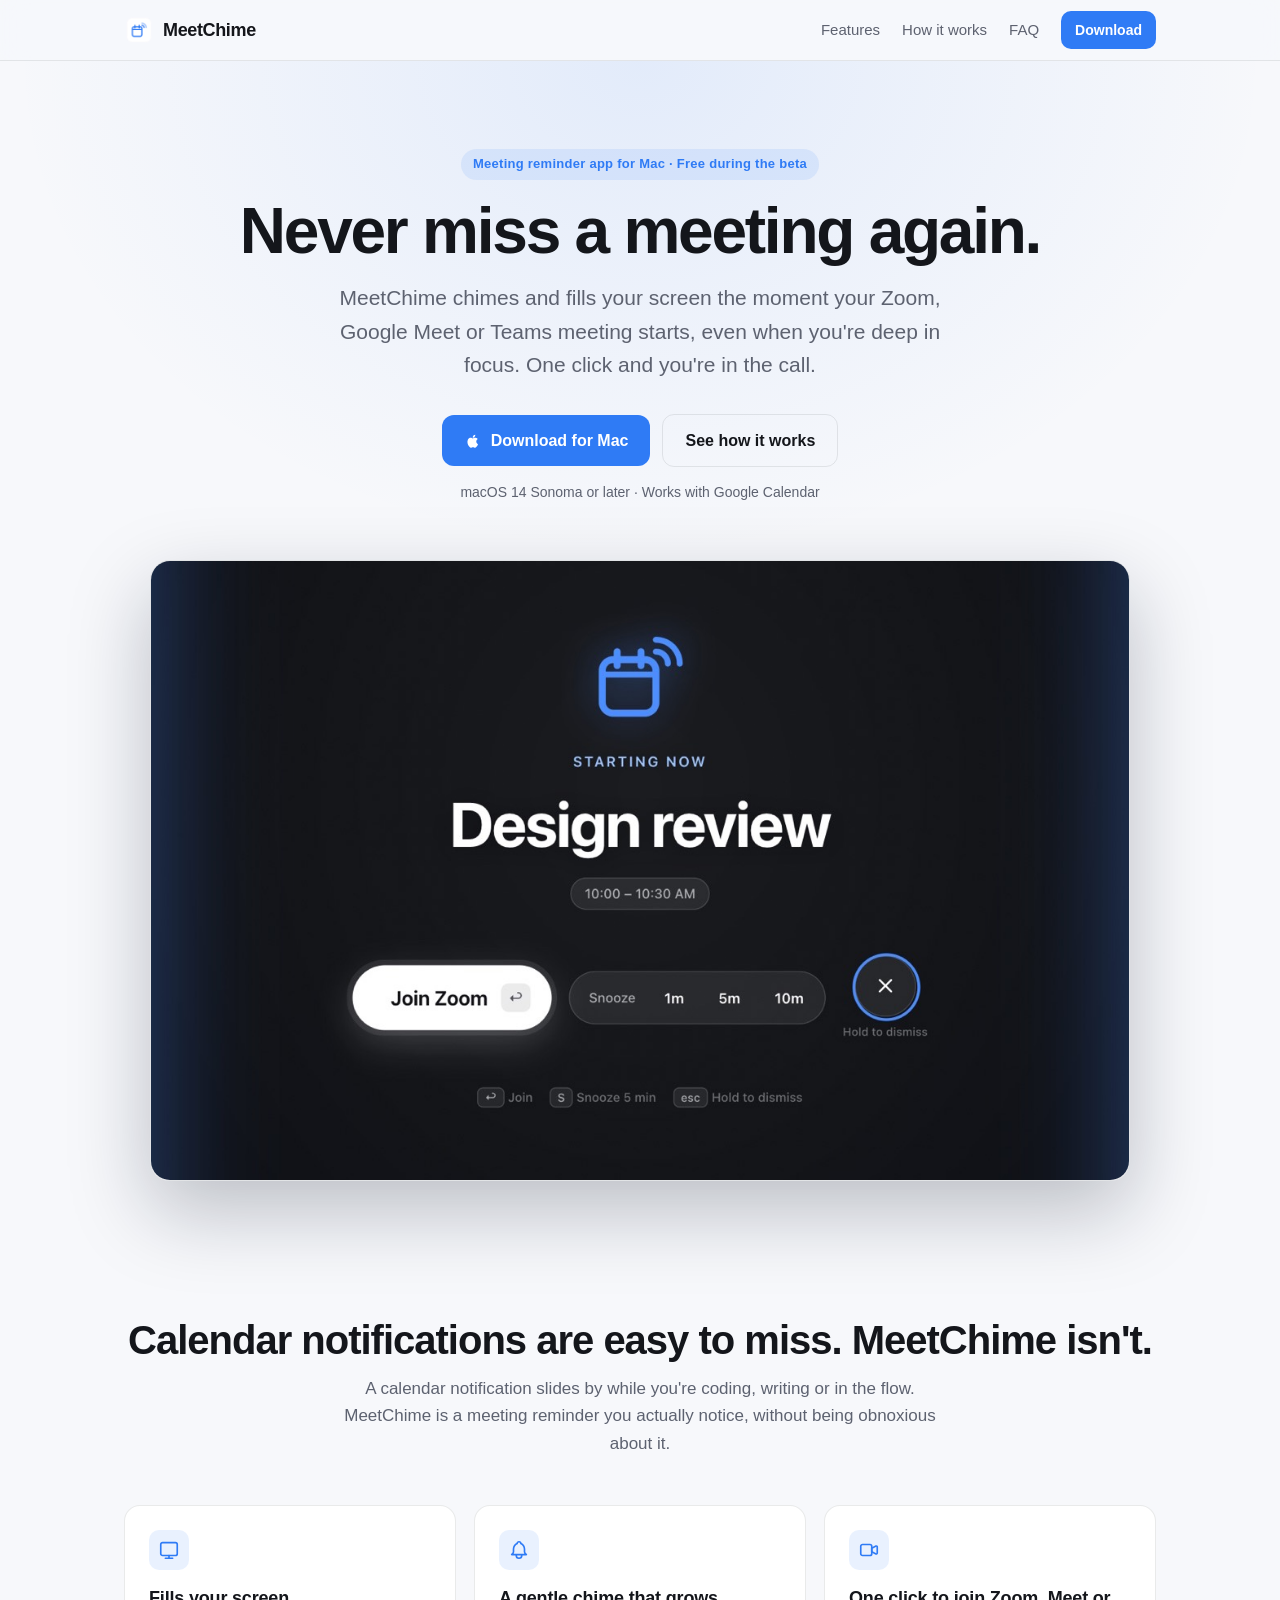
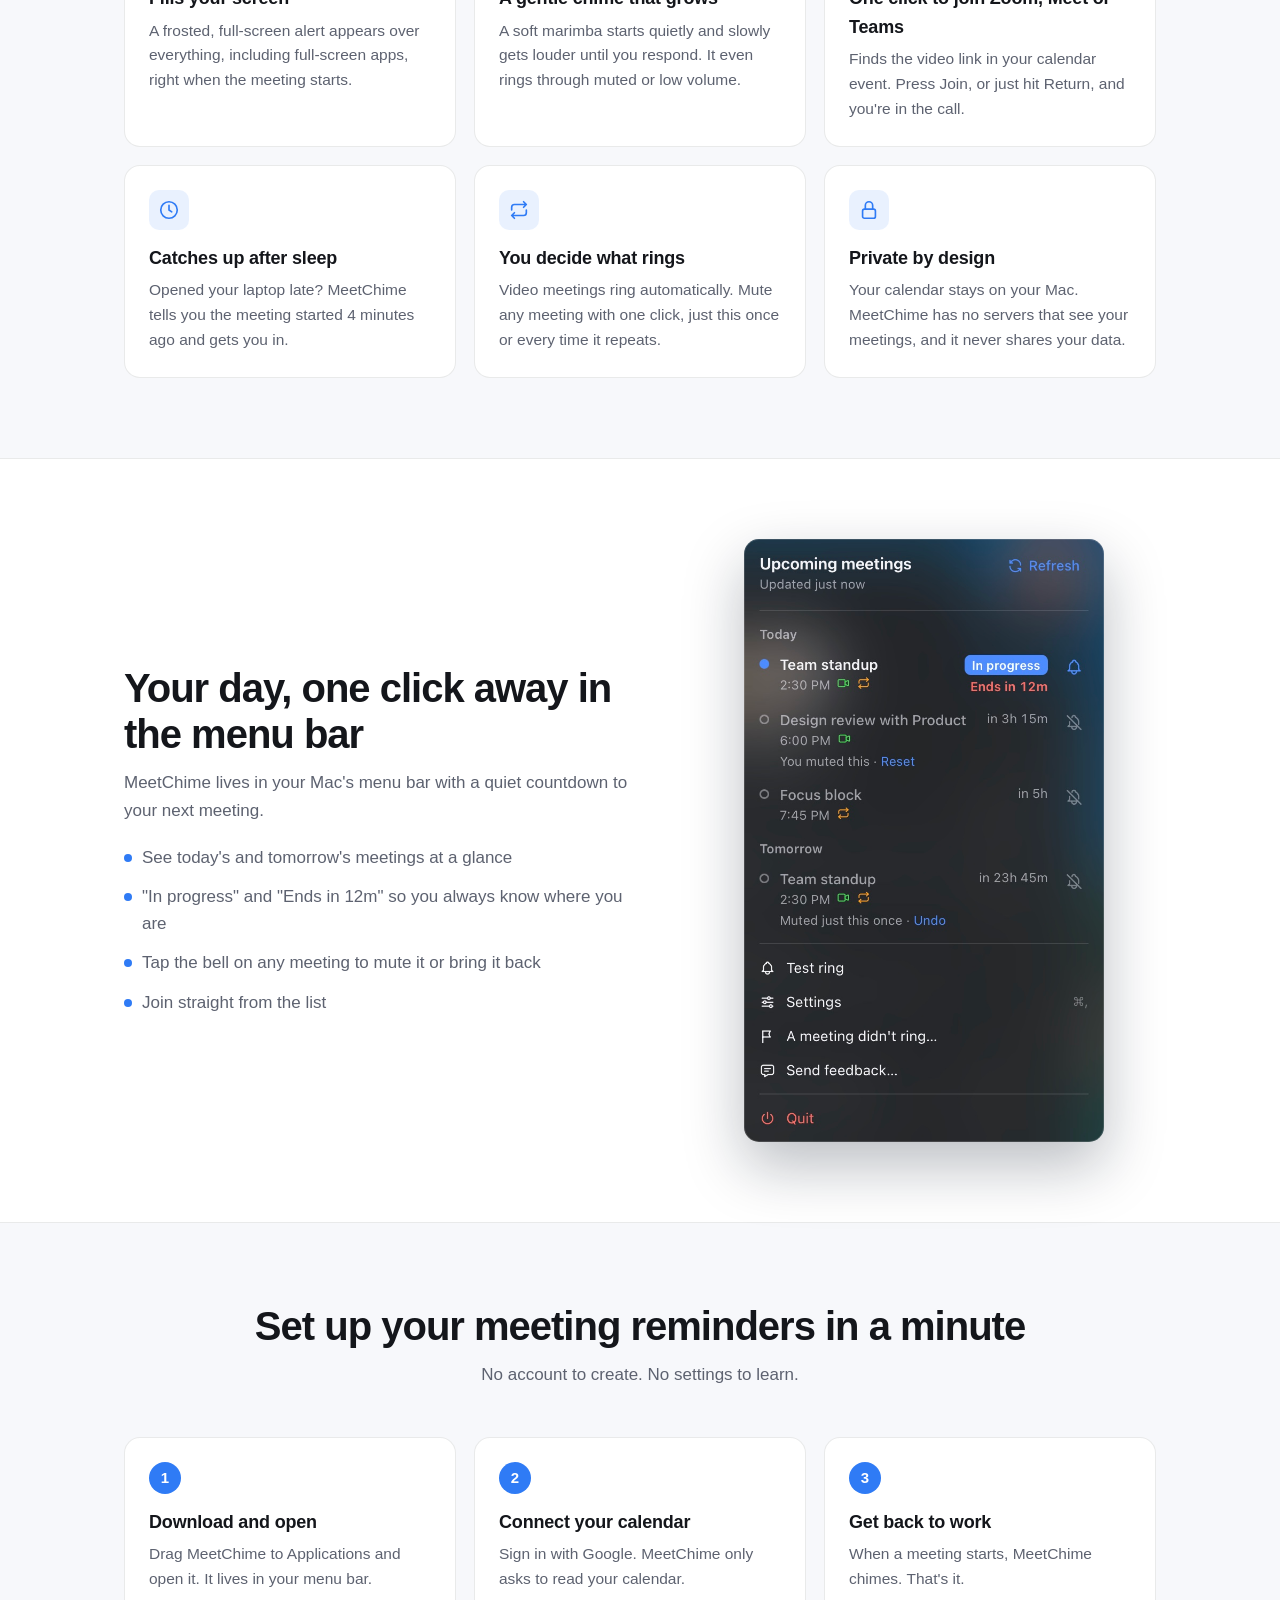
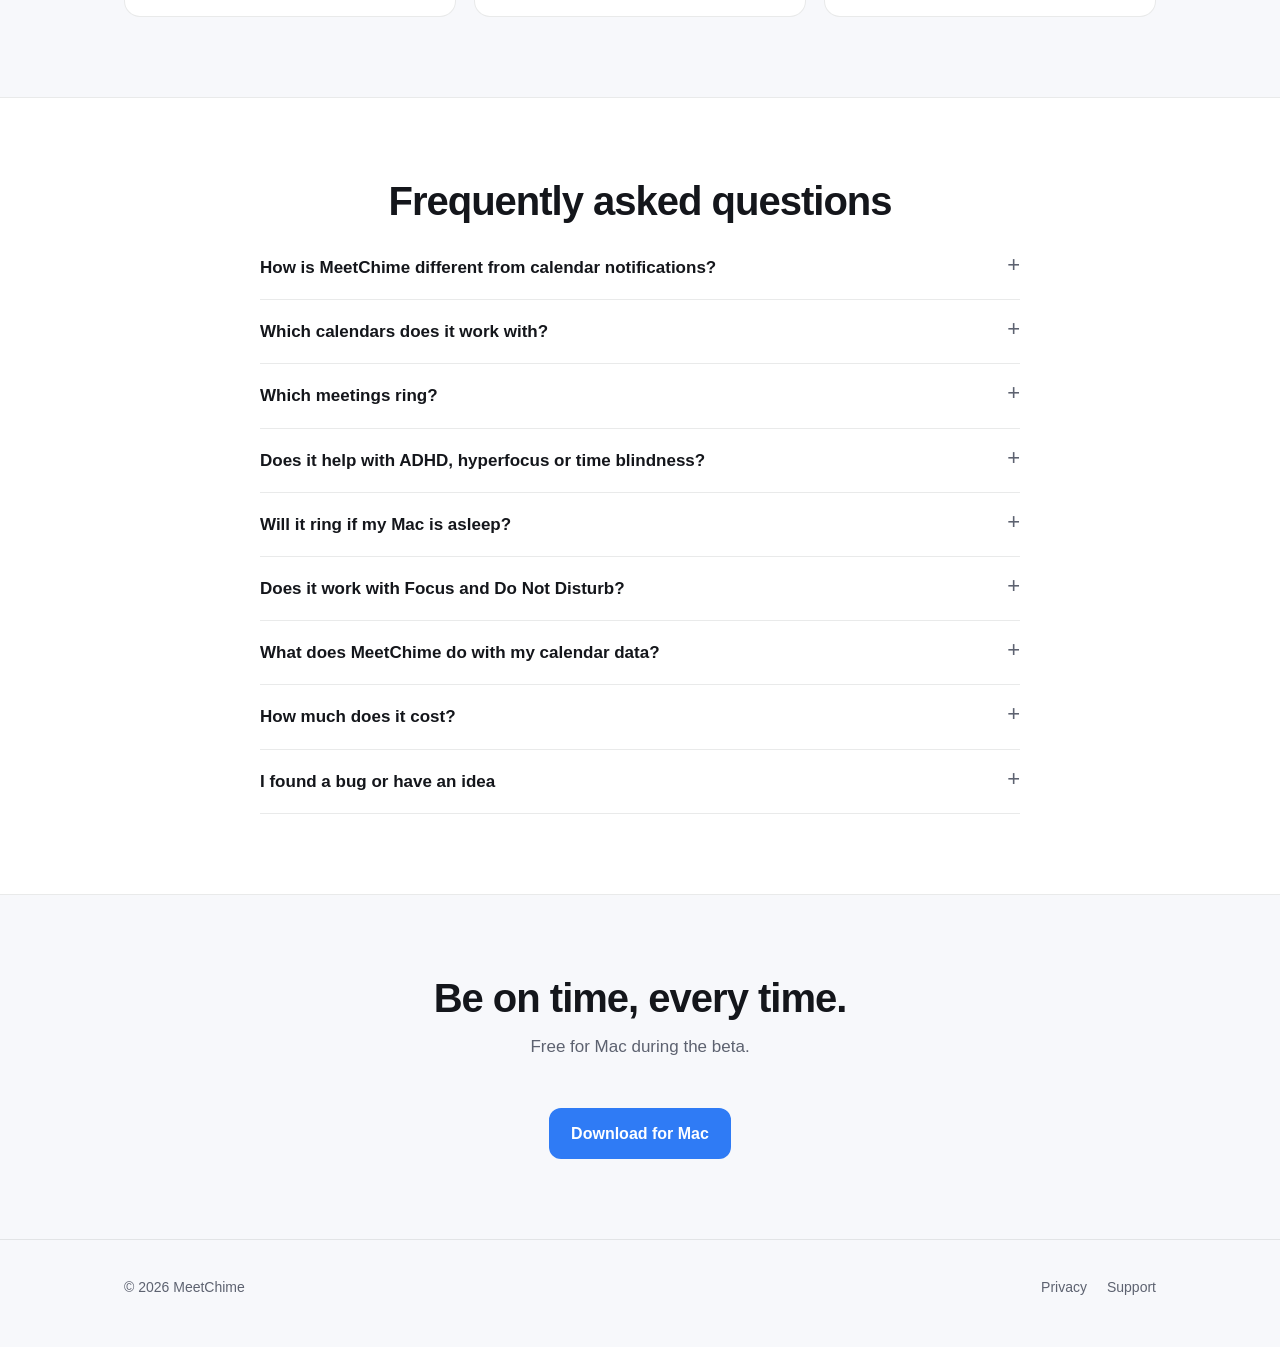
<file: index.html>
<!doctype html>
<html lang="en">
<head>
<meta charset="utf-8">
<meta name="viewport" content="width=device-width, initial-scale=1">
<title>MeetChime: the meeting reminder app for Mac you can't miss</title>
<meta name="description" content="Meeting reminder app for Mac: a chime and a full-screen alert when your Zoom, Google Meet or Teams meeting starts, with one-click Join. Free during the beta.">
<link rel="canonical" href="https://meetchime.app/">
<meta property="og:type" content="website">
<meta property="og:site_name" content="MeetChime">
<meta property="og:title" content="MeetChime: the meeting reminder app for Mac you can't miss">
<meta property="og:description" content="A meeting reminder for Mac you can't miss: a gentle chime and a full-screen alert when your meeting starts, with one click to join.">
<meta property="og:url" content="https://meetchime.app/">
<meta property="og:image" content="https://meetchime.app/assets/og-image.jpg">
<meta property="og:image:width" content="1200">
<meta property="og:image:height" content="630">
<meta property="og:image:alt" content="MeetChime's full-screen meeting alert with Join, Snooze and Dismiss buttons">
<meta name="twitter:card" content="summary_large_image">
<meta name="twitter:title" content="MeetChime: the meeting reminder app for Mac you can't miss">
<meta name="twitter:description" content="A meeting reminder for Mac you can't miss: a gentle chime and a full-screen alert when your meeting starts, with one click to join.">
<meta name="twitter:image" content="https://meetchime.app/assets/og-image.jpg">
<meta name="theme-color" content="#2f7bf5">
<link rel="icon" href="/assets/favicon.png">
<link rel="apple-touch-icon" href="/assets/apple-touch-icon.png">
<script type="application/ld+json">
{
  "@context": "https://schema.org",
  "@type": "SoftwareApplication",
  "name": "MeetChime",
  "description": "Meeting reminder app for Mac: a chime and a full-screen alert when your Zoom, Google Meet or Teams meeting starts, with one-click Join. Free during the beta.",
  "url": "https://meetchime.app/",
  "image": "https://meetchime.app/assets/og-image.jpg",
  "screenshot": "https://meetchime.app/assets/ring-screen.jpg",
  "applicationCategory": "BusinessApplication",
  "applicationSubCategory": "Meeting reminder",
  "operatingSystem": "macOS 14 or later",
  "softwareVersion": "0.1.0",
  "downloadUrl": "https://github.com/hhussain119/meetchime-site/releases/latest/download/MeetChime.dmg",
  "fileSize": "12.5MB",
  "offers": { "@type": "Offer", "price": "0", "priceCurrency": "USD" },
  "publisher": { "@type": "Organization", "name": "MeetChime", "url": "https://meetchime.app/", "email": "support@meetchime.app" }
}
</script>
<link rel="stylesheet" href="/style.css">
</head>
<body>
<header class="top">
  <div class="wrap">
    <a class="logo" href="/"><img src="/assets/app-icon.png" alt="">MeetChime</a>
    <nav class="nav">
      <a href="#features">Features</a>
      <a href="#how">How it works</a>
      <a href="#faq">FAQ</a>
      <a class="btn small download" href="#download">Download</a>
    </nav>
  </div>
</header>

<main>
  <div class="hero">
    <div class="wrap">
      <span class="eyebrow">Meeting reminder app for Mac · Free during the beta</span>
      <h1>Never miss a meeting again.</h1>
      <p class="lead">MeetChime chimes and fills your screen the moment your Zoom, Google Meet or Teams meeting starts, even when you're deep in focus. One click and you're in the call.</p>
      <div class="cta" id="download">
        <a class="btn download" href="#">
          <svg viewBox="0 0 24 24" fill="currentColor" aria-hidden="true"><path d="M16.37 12.76c-.02-2.2 1.8-3.26 1.88-3.31-1.03-1.5-2.62-1.7-3.18-1.73-1.35-.14-2.64.8-3.33.8-.69 0-1.74-.78-2.86-.76-1.47.02-2.83.86-3.59 2.17-1.53 2.66-.39 6.6 1.1 8.76.73 1.06 1.6 2.24 2.73 2.2 1.1-.04 1.51-.71 2.84-.71 1.32 0 1.7.71 2.86.69 1.18-.02 1.93-1.07 2.65-2.13.84-1.22 1.18-2.41 1.2-2.47-.03-.01-2.3-.88-2.32-3.51zM14.2 6.29c.6-.73 1.01-1.75.9-2.77-.87.04-1.92.58-2.54 1.31-.56.64-1.05 1.68-.92 2.67.97.08 1.96-.49 2.56-1.21z"/></svg>
          <span>Download for Mac</span>
        </a>
        <a class="btn ghost" href="#how">See how it works</a>
      </div>
      <p class="fine" id="download-note">macOS 14 Sonoma or later · Works with Google Calendar</p>
      <div class="shot"><img src="/assets/ring-screen.jpg" alt="MeetChime's full-screen alert: a blue frosted screen saying 'Starting now: Design review', with Join Zoom, Snooze and Dismiss buttons" width="1200" height="760"></div>
    </div>
  </div>

  <section id="features">
    <div class="wrap">
      <h2>Calendar notifications are easy to miss. MeetChime isn't.</h2>
      <p class="sub">A calendar notification slides by while you're coding, writing or in the flow. MeetChime is a meeting reminder you actually notice, without being obnoxious about it.</p>
      <div class="grid">
        <div class="card">
          <div class="icon"><svg viewBox="0 0 24 24" fill="none" stroke="currentColor" stroke-width="1.8" stroke-linecap="round" stroke-linejoin="round"><rect x="3" y="4" width="18" height="14" rx="2"/><path d="M8 21h8M12 18v3"/></svg></div>
          <h3>Fills your screen</h3>
          <p>A frosted, full-screen alert appears over everything, including full-screen apps, right when the meeting starts.</p>
        </div>
        <div class="card">
          <div class="icon"><svg viewBox="0 0 24 24" fill="none" stroke="currentColor" stroke-width="1.8" stroke-linecap="round" stroke-linejoin="round"><path d="M10 5a2 2 0 1 1 4 0a7 7 0 0 1 4 6v3a4 4 0 0 0 2 3H4a4 4 0 0 0 2-3v-3a7 7 0 0 1 4-6M9 17v1a3 3 0 0 0 6 0v-1"/></svg></div>
          <h3>A gentle chime that grows</h3>
          <p>A soft marimba starts quietly and slowly gets louder until you respond. It even rings through muted or low volume.</p>
        </div>
        <div class="card">
          <div class="icon"><svg viewBox="0 0 24 24" fill="none" stroke="currentColor" stroke-width="1.8" stroke-linecap="round" stroke-linejoin="round"><path d="M15 10l4.6-2.3a1 1 0 0 1 1.4.9v6.8a1 1 0 0 1-1.4.9L15 14z"/><rect x="3" y="6" width="12" height="12" rx="2"/></svg></div>
          <h3>One click to join Zoom, Meet or Teams</h3>
          <p>Finds the video link in your calendar event. Press Join, or just hit Return, and you're in the call.</p>
        </div>
        <div class="card">
          <div class="icon"><svg viewBox="0 0 24 24" fill="none" stroke="currentColor" stroke-width="1.8" stroke-linecap="round" stroke-linejoin="round"><circle cx="12" cy="12" r="9"/><path d="M12 7v5l3 2"/></svg></div>
          <h3>Catches up after sleep</h3>
          <p>Opened your laptop late? MeetChime tells you the meeting started 4 minutes ago and gets you in.</p>
        </div>
        <div class="card">
          <div class="icon"><svg viewBox="0 0 24 24" fill="none" stroke="currentColor" stroke-width="1.8" stroke-linecap="round" stroke-linejoin="round"><path d="M4 12V9a3 3 0 0 1 3-3h13m-3-3 3 3-3 3M20 12v3a3 3 0 0 1-3 3H4m3 3-3-3 3-3"/></svg></div>
          <h3>You decide what rings</h3>
          <p>Video meetings ring automatically. Mute any meeting with one click, just this once or every time it repeats.</p>
        </div>
        <div class="card">
          <div class="icon"><svg viewBox="0 0 24 24" fill="none" stroke="currentColor" stroke-width="1.8" stroke-linecap="round" stroke-linejoin="round"><rect x="5" y="11" width="14" height="10" rx="2"/><path d="M8 11V7a4 4 0 0 1 8 0v4"/></svg></div>
          <h3>Private by design</h3>
          <p>Your calendar stays on your Mac. MeetChime has no servers that see your meetings, and it never shares your data.</p>
        </div>
      </div>
    </div>
  </section>

  <section class="alt">
    <div class="wrap split">
      <div>
        <h2>Your day, one click away in the menu bar</h2>
        <p class="sub">MeetChime lives in your Mac's menu bar with a quiet countdown to your next meeting.</p>
        <ul>
          <li>See today's and tomorrow's meetings at a glance</li>
          <li>"In progress" and "Ends in 12m" so you always know where you are</li>
          <li>Tap the bell on any meeting to mute it or bring it back</li>
          <li>Join straight from the list</li>
        </ul>
      </div>
      <div class="panel-shot"><img src="/assets/menu-panel.jpg" loading="lazy" alt="The MeetChime menu bar panel listing upcoming meetings with countdowns and bell toggles" width="674" height="1130"></div>
    </div>
  </section>

  <section id="how">
    <div class="wrap">
      <h2>Set up your meeting reminders in a minute</h2>
      <p class="sub">No account to create. No settings to learn.</p>
      <div class="steps">
        <div class="card"><h3>Download and open</h3><p>Drag MeetChime to Applications and open it. It lives in your menu bar.</p></div>
        <div class="card"><h3>Connect your calendar</h3><p>Sign in with Google. MeetChime only asks to read your calendar.</p></div>
        <div class="card"><h3>Get back to work</h3><p>When a meeting starts, MeetChime chimes. That's it.</p></div>
      </div>
    </div>
  </section>

  <section id="faq" class="alt">
    <div class="wrap">
      <h2>Frequently asked questions</h2>
      <div class="faq">
        <details><summary>How is MeetChime different from calendar notifications?</summary><p>Google Calendar and macOS show a small banner that disappears in seconds and is silenced by Focus. MeetChime shows a full-screen alert with a chime that grows until you respond, and a button that joins the call directly.</p></details>
        <details><summary>Which calendars does it work with?</summary><p>Google Calendar today, including Google Workspace accounts. Outlook and iCloud are on the roadmap.</p></details>
        <details><summary>Which meetings ring?</summary><p>By default, meetings with a video link and at least one other person, that you haven't declined. You can turn any meeting on or off with one click, for a single occurrence or every time it repeats.</p></details>
        <details><summary>Does it help with ADHD, hyperfocus or time blindness?</summary><p>Many people miss meetings because they're deep in focus and a small notification doesn't register. MeetChime was built for exactly that moment: the full-screen alert interrupts your focus right when the meeting starts, so you don't have to keep an eye on the clock.</p></details>
        <details><summary>Will it ring if my Mac is asleep?</summary><p>A sleeping Mac can't ring. As soon as you wake it, MeetChime shows any meeting that's already started so you can jump straight in. A phone fallback for when your laptop is closed is on the roadmap.</p></details>
        <details><summary>Does it work with Focus and Do Not Disturb?</summary><p>Yes. Focus silences notifications, but MeetChime's alert is its own full-screen window, so it still gets through.</p></details>
        <details><summary>What does MeetChime do with my calendar data?</summary><p>It reads your events to know when to ring, and keeps them on your Mac. Nothing is sent to us. See the <a href="/privacy">privacy policy</a> for details.</p></details>
        <details><summary>How much does it cost?</summary><p>MeetChime is free during the beta.</p></details>
        <details><summary>I found a bug or have an idea</summary><p>Use "Send feedback" in the MeetChime menu, or email <a href="mailto:support@meetchime.app">support@meetchime.app</a>.</p></details>
      </div>
    </div>
  </section>

  <section class="final">
    <div class="wrap">
      <h2>Be on time, every time.</h2>
      <p class="sub">Free for Mac during the beta.</p>
      <div class="cta">
        <a class="btn download" href="#"><span>Download for Mac</span></a>
      </div>
    </div>
  </section>
</main>

<footer>
  <div class="wrap">
    <span>© 2026 MeetChime</span>
    <nav>
      <a href="/privacy">Privacy</a>
      <a href="mailto:support@meetchime.app">Support</a>
    </nav>
  </div>
</footer>

<script>
  // Until the first signed release exists, the download buttons ask people to get in touch instead.
  // Set RELEASED to true once a release with MeetChime.dmg is published.
  const RELEASED = true;
  const DMG = 'https://github.com/hhussain119/meetchime-site/releases/latest/download/MeetChime.dmg';
  for (const a of document.querySelectorAll('a.download')) {
    if (RELEASED) {
      a.href = DMG;
    } else {
      a.href = 'mailto:support@meetchime.app?subject=MeetChime%20beta&body=I%27d%20like%20to%20try%20MeetChime.';
      const label = a.querySelector('span');
      if (label) label.textContent = 'Join the beta';
      else a.textContent = 'Join the beta';
      a.querySelector('svg')?.remove(); // the Apple logo is for the real download
    }
  }
  if (!RELEASED) document.getElementById('download-note').textContent = 'Download coming soon · macOS 14 Sonoma or later · Works with Google Calendar';
</script>
</body>
</html>
</file>
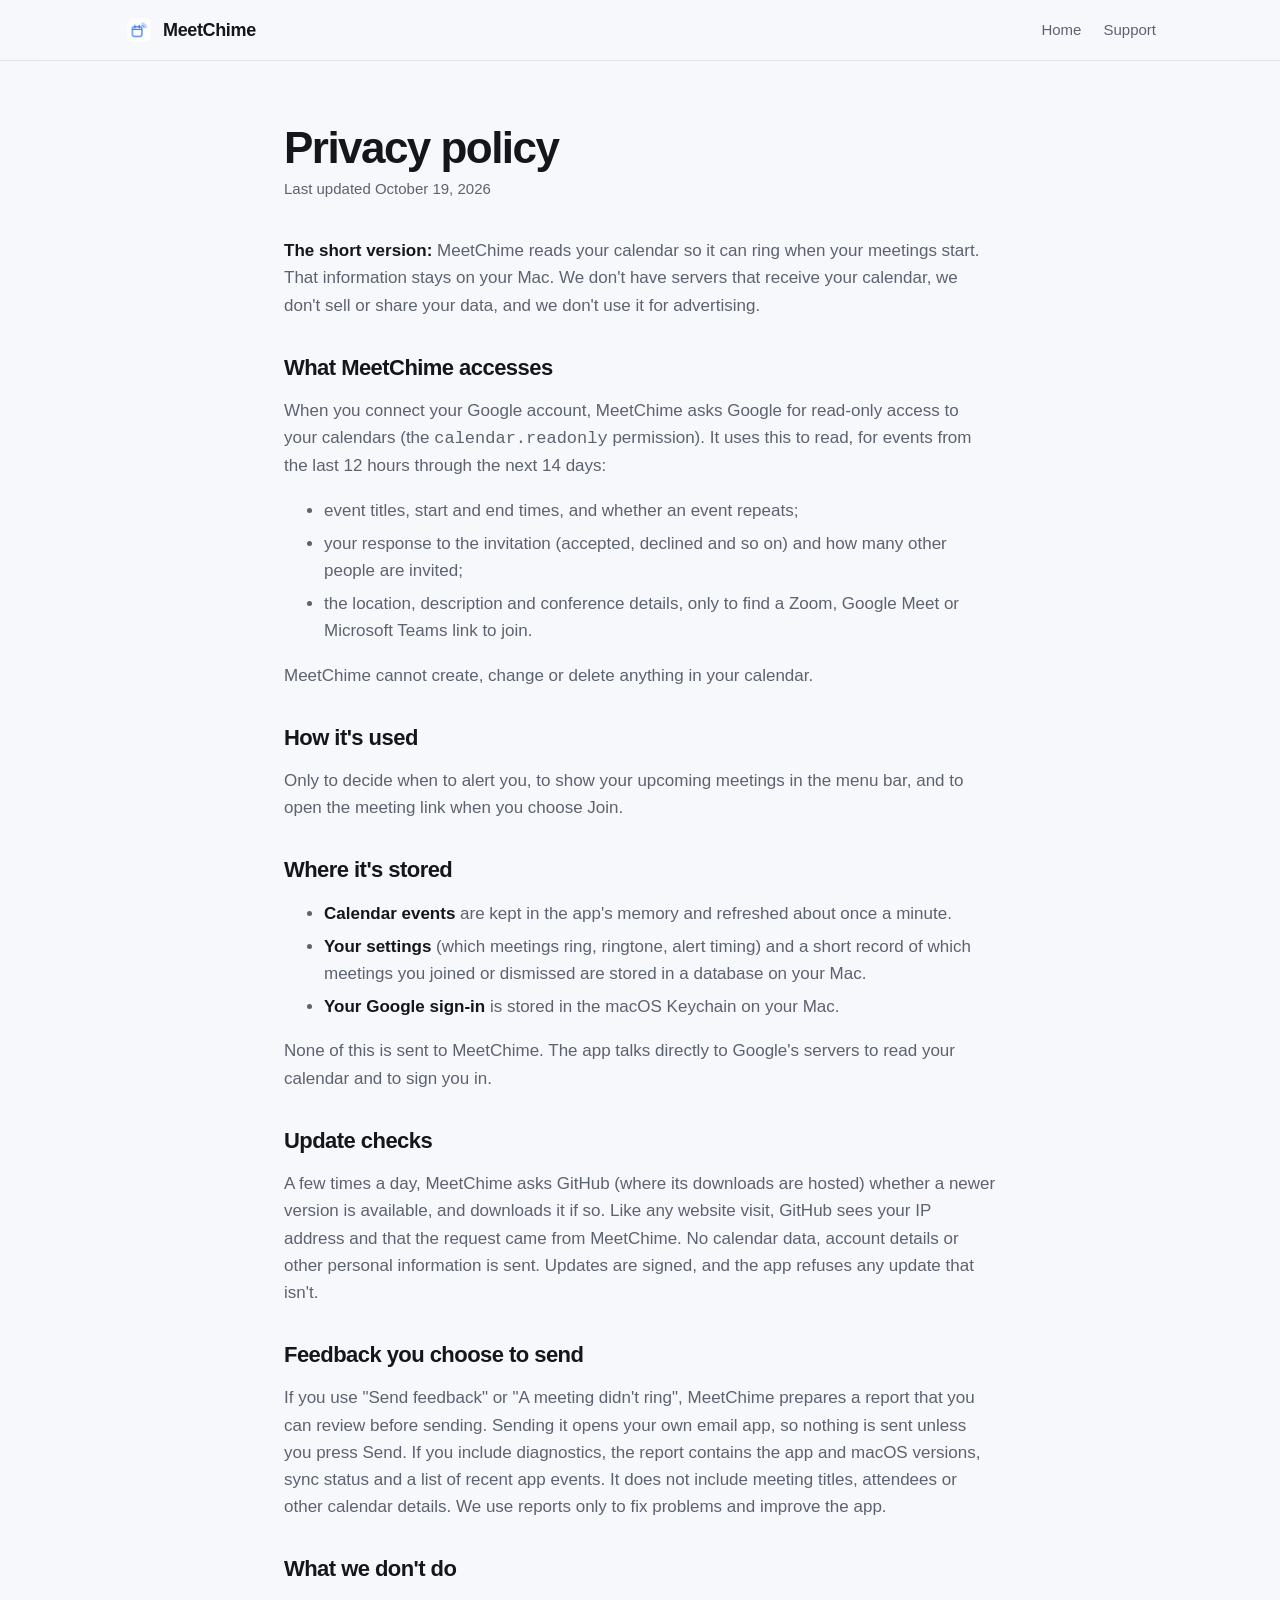
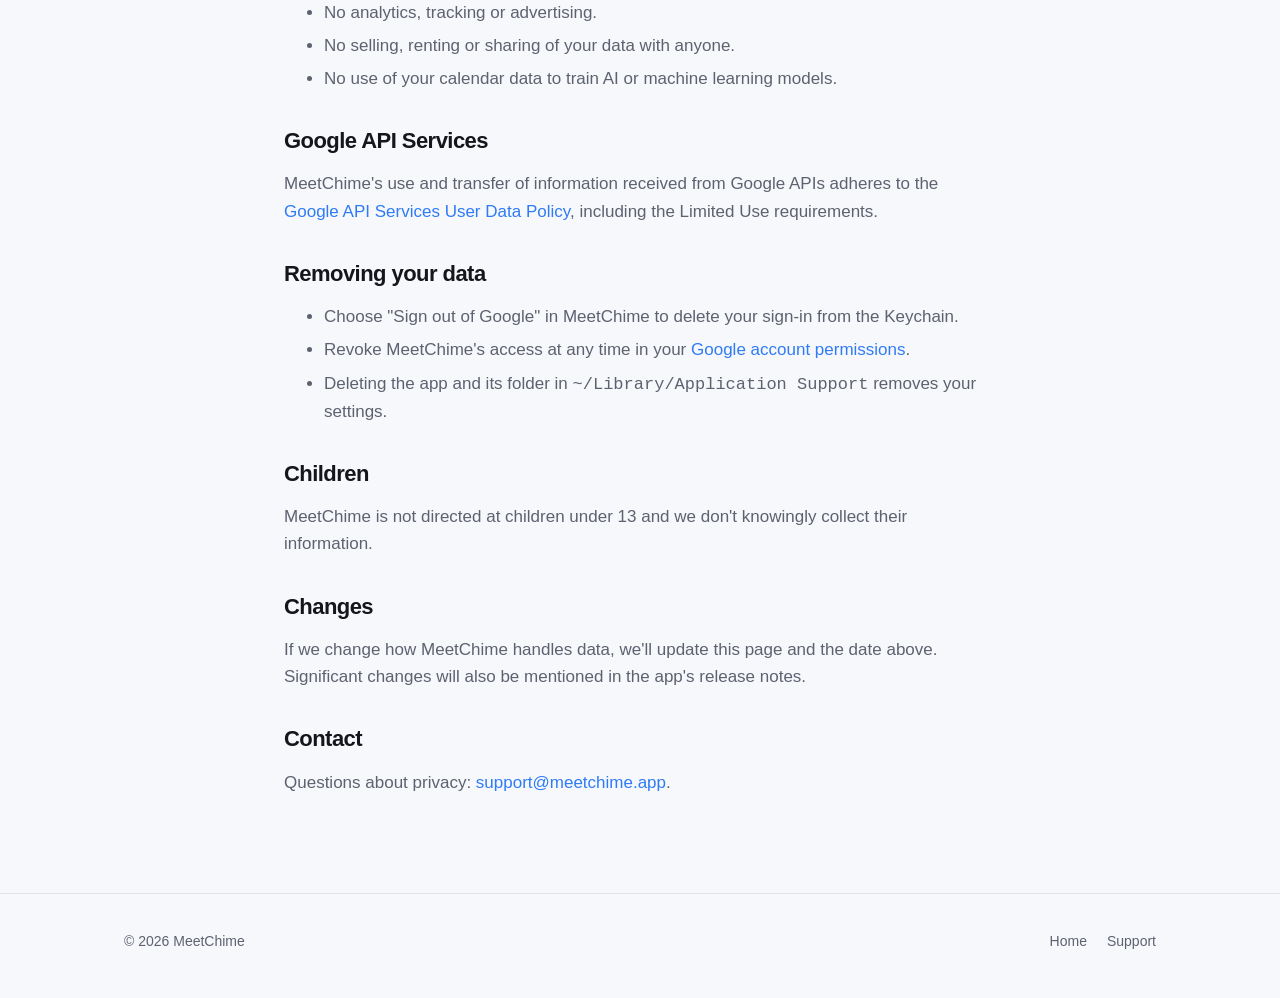
<file: privacy.html>
<!doctype html>
<html lang="en">
<head>
<meta charset="utf-8">
<meta name="viewport" content="width=device-width, initial-scale=1">
<title>Privacy policy · MeetChime</title>
<meta name="description" content="How MeetChime handles your data: your calendar stays on your Mac.">
<link rel="canonical" href="https://meetchime.app/privacy">
<link rel="icon" href="/assets/favicon.png">
<link rel="apple-touch-icon" href="/assets/apple-touch-icon.png">
<link rel="stylesheet" href="/style.css">
</head>
<body>
<header class="top">
  <div class="wrap">
    <a class="logo" href="/"><img src="/assets/app-icon.png" alt="">MeetChime</a>
    <nav class="nav"><a href="/">Home</a><a href="mailto:support@meetchime.app">Support</a></nav>
  </div>
</header>

<!-- Draft written to match what the app does as of 2026-10-18. Have it reviewed before relying on it,
     and update it whenever the app starts collecting or sending anything new (e.g. analytics, crash
     reports, accounts, the phone fallback). -->
<main class="doc">
  <h1>Privacy policy</h1>
  <p class="updated">Last updated October 19, 2026</p>

  <p><strong>The short version:</strong> MeetChime reads your calendar so it can ring when your meetings start. That information stays on your Mac. We don't have servers that receive your calendar, we don't sell or share your data, and we don't use it for advertising.</p>

  <h2>What MeetChime accesses</h2>
  <p>When you connect your Google account, MeetChime asks Google for read-only access to your calendars (the <code>calendar.readonly</code> permission). It uses this to read, for events from the last 12 hours through the next 14 days:</p>
  <ul>
    <li>event titles, start and end times, and whether an event repeats;</li>
    <li>your response to the invitation (accepted, declined and so on) and how many other people are invited;</li>
    <li>the location, description and conference details, only to find a Zoom, Google Meet or Microsoft Teams link to join.</li>
  </ul>
  <p>MeetChime cannot create, change or delete anything in your calendar.</p>

  <h2>How it's used</h2>
  <p>Only to decide when to alert you, to show your upcoming meetings in the menu bar, and to open the meeting link when you choose Join.</p>

  <h2>Where it's stored</h2>
  <ul>
    <li><strong>Calendar events</strong> are kept in the app's memory and refreshed about once a minute.</li>
    <li><strong>Your settings</strong> (which meetings ring, ringtone, alert timing) and a short record of which meetings you joined or dismissed are stored in a database on your Mac.</li>
    <li><strong>Your Google sign-in</strong> is stored in the macOS Keychain on your Mac.</li>
  </ul>
  <p>None of this is sent to MeetChime. The app talks directly to Google's servers to read your calendar and to sign you in.</p>

  <h2>Update checks</h2>
  <p>A few times a day, MeetChime asks GitHub (where its downloads are hosted) whether a newer version is available, and downloads it if so. Like any website visit, GitHub sees your IP address and that the request came from MeetChime. No calendar data, account details or other personal information is sent. Updates are signed, and the app refuses any update that isn't.</p>

  <h2>Feedback you choose to send</h2>
  <p>If you use "Send feedback" or "A meeting didn't ring", MeetChime prepares a report that you can review before sending. Sending it opens your own email app, so nothing is sent unless you press Send. If you include diagnostics, the report contains the app and macOS versions, sync status and a list of recent app events. It does not include meeting titles, attendees or other calendar details. We use reports only to fix problems and improve the app.</p>

  <h2>What we don't do</h2>
  <ul>
    <li>No analytics, tracking or advertising.</li>
    <li>No selling, renting or sharing of your data with anyone.</li>
    <li>No use of your calendar data to train AI or machine learning models.</li>
  </ul>

  <h2>Google API Services</h2>
  <p>MeetChime's use and transfer of information received from Google APIs adheres to the <a href="https://developers.google.com/terms/api-services-user-data-policy">Google API Services User Data Policy</a>, including the Limited Use requirements.</p>

  <h2>Removing your data</h2>
  <ul>
    <li>Choose "Sign out of Google" in MeetChime to delete your sign-in from the Keychain.</li>
    <li>Revoke MeetChime's access at any time in your <a href="https://myaccount.google.com/permissions">Google account permissions</a>.</li>
    <li>Deleting the app and its folder in <code>~/Library/Application Support</code> removes your settings.</li>
  </ul>

  <h2>Children</h2>
  <p>MeetChime is not directed at children under 13 and we don't knowingly collect their information.</p>

  <h2>Changes</h2>
  <p>If we change how MeetChime handles data, we'll update this page and the date above. Significant changes will also be mentioned in the app's release notes.</p>

  <h2>Contact</h2>
  <p>Questions about privacy: <a href="mailto:support@meetchime.app">support@meetchime.app</a>.</p>
</main>

<footer>
  <div class="wrap">
    <span>© 2026 MeetChime</span>
    <nav><a href="/">Home</a><a href="mailto:support@meetchime.app">Support</a></nav>
  </div>
</footer>
</body>
</html>
</file>
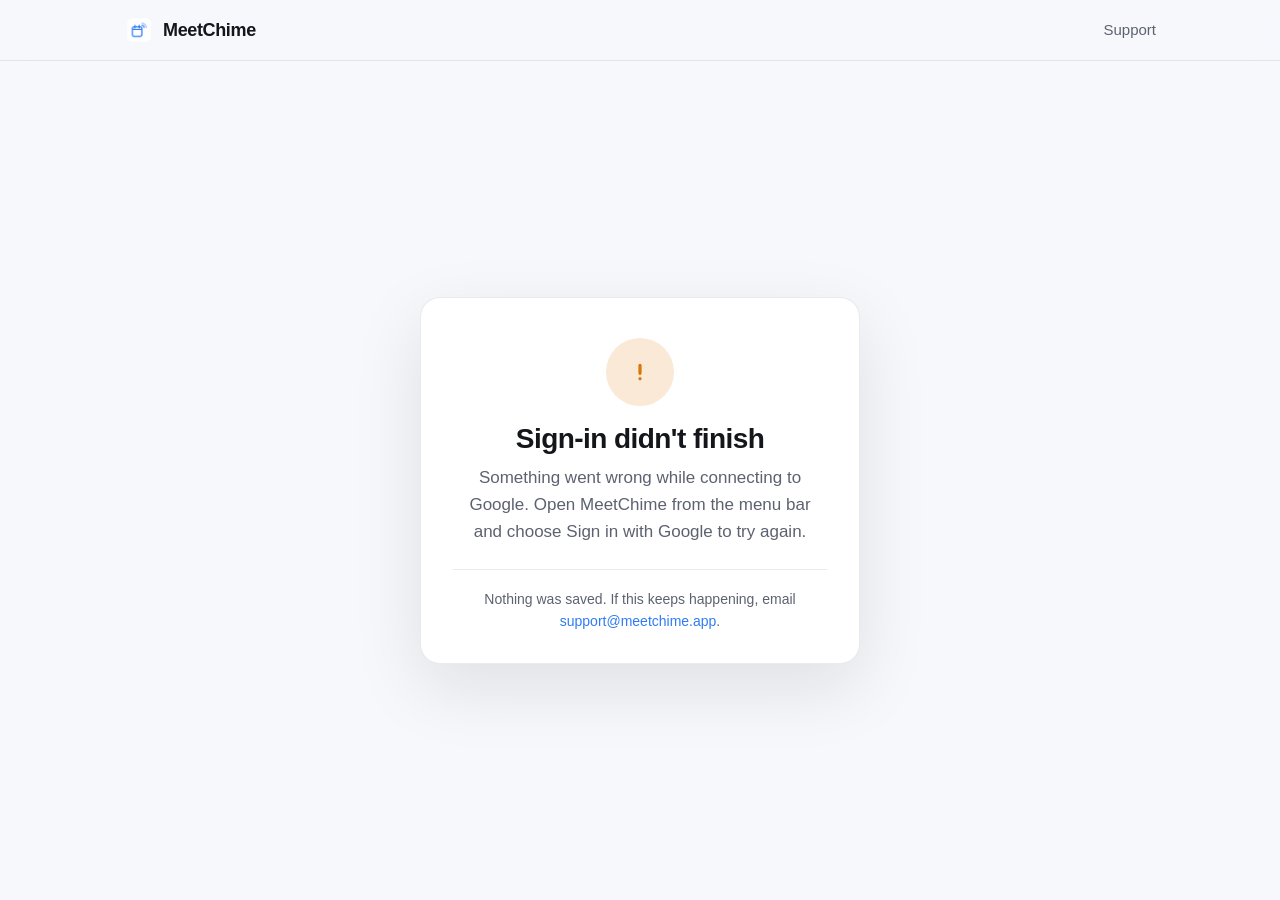
<file: sign-in-problem.html>
<!doctype html>
<html lang="en">
<head>
<meta charset="utf-8">
<meta name="viewport" content="width=device-width, initial-scale=1">
<title>Sign-in didn't finish · MeetChime</title>
<meta name="robots" content="noindex">
<link rel="icon" href="/assets/favicon.png">
<link rel="stylesheet" href="/style.css">
</head>
<body>
<header class="top">
  <div class="wrap">
    <a class="logo" href="/"><img src="/assets/app-icon.png" alt="">MeetChime</a>
    <nav class="nav"><a href="mailto:support@meetchime.app">Support</a></nav>
  </div>
</header>
<main class="center">
  <div class="result">
    <div class="status err"><svg viewBox="0 0 24 24" width="32" height="32" fill="none" stroke="currentColor" stroke-width="2.4" stroke-linecap="round"><path d="M12 7v6M12 17h.01"/></svg></div>
    <h1>Sign-in didn't finish</h1>
    <p><span id="reason">Something went wrong while connecting to Google.</span> Open MeetChime from the menu bar and choose Sign in with Google to try again.</p>
    <p class="note">Nothing was saved. If this keeps happening, email <a href="mailto:support@meetchime.app">support@meetchime.app</a>.</p>
  </div>
</main>
<script>
  // The app links here with ?reason=cancelled|state|exchange. Only known values are shown.
  const REASONS = {
    cancelled: 'You cancelled the Google sign-in.',
    state: "This sign-in link didn't match the one MeetChime started.",
    exchange: "MeetChime couldn't finish connecting to Google.",
  };
  const reason = new URLSearchParams(location.search).get('reason');
  if (REASONS[reason]) document.getElementById('reason').textContent = REASONS[reason];
</script>
</body>
</html>
</file>
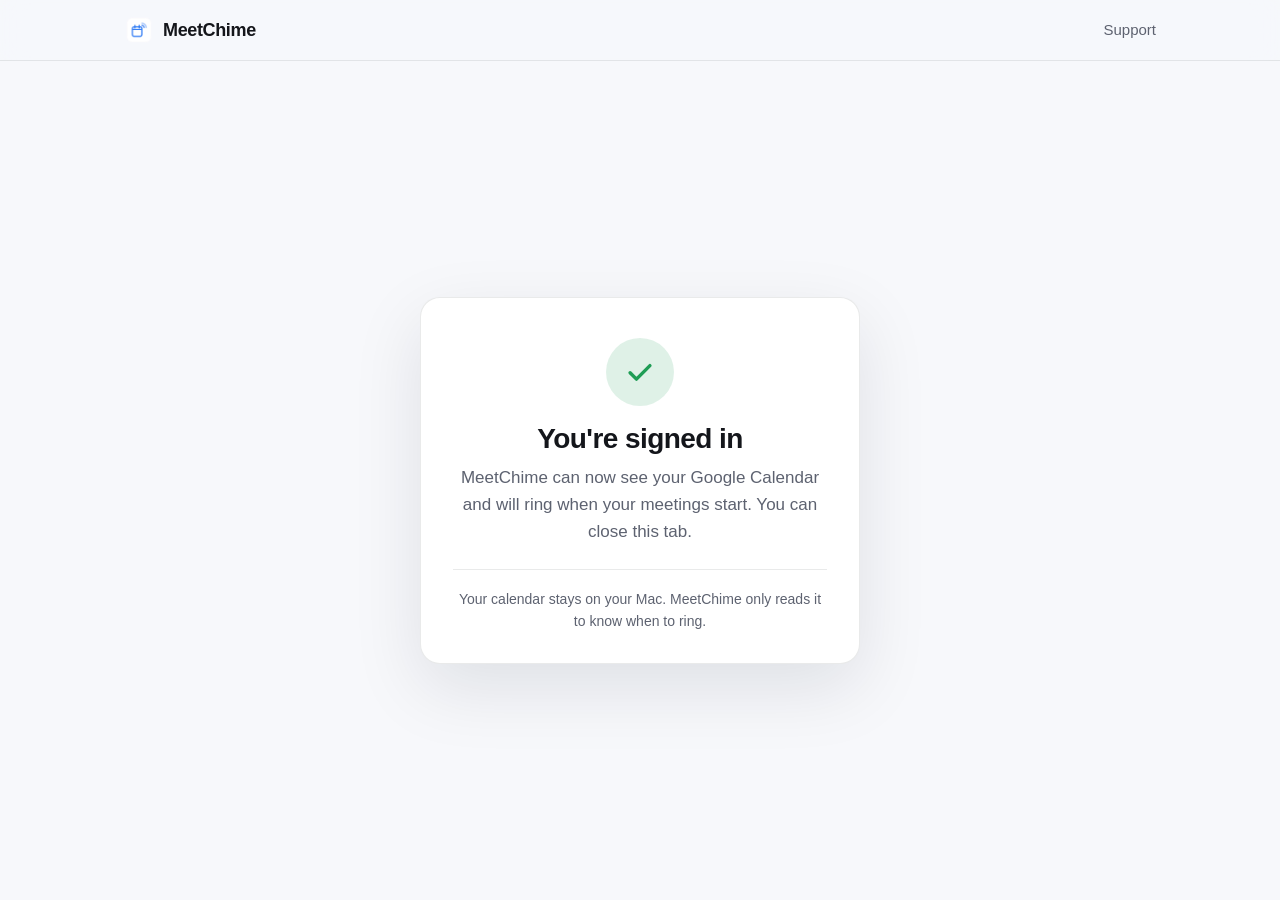
<file: signed-in.html>
<!doctype html>
<html lang="en">
<head>
<meta charset="utf-8">
<meta name="viewport" content="width=device-width, initial-scale=1">
<title>You're signed in · MeetChime</title>
<meta name="robots" content="noindex">
<link rel="icon" href="/assets/favicon.png">
<link rel="stylesheet" href="/style.css">
</head>
<body>
<header class="top">
  <div class="wrap">
    <a class="logo" href="/"><img src="/assets/app-icon.png" alt="">MeetChime</a>
    <nav class="nav"><a href="mailto:support@meetchime.app">Support</a></nav>
  </div>
</header>
<main class="center">
  <div class="result">
    <div class="status ok"><svg viewBox="0 0 24 24" width="34" height="34" fill="none" stroke="currentColor" stroke-width="2.4" stroke-linecap="round" stroke-linejoin="round"><path d="M5 12.5l4.5 4.5L19 7.5"/></svg></div>
    <h1>You're signed in</h1>
    <p>MeetChime can now see your Google Calendar and will ring when your meetings start. You can close this tab.</p>
    <p class="note">Your calendar stays on your Mac. MeetChime only reads it to know when to ring.</p>
  </div>
</main>
</body>
</html>
</file>
<file: style.css>
:root {
  color-scheme: light dark;
  --bg: #f7f8fb; --surface: #fff; --text: #14161b; --muted: #5d6270; --border: rgba(20, 22, 27, .09);
  --accent: #2f7bf5; --accent-strong: #1f64d6; --accent-soft: rgba(47, 123, 245, .1); --ok: #1f9d55; --warn: #d97706;
  --radius: 16px; --max: 1080px;
}
@media (prefers-color-scheme: dark) {
  :root {
    --bg: #0e1015; --surface: #171a21; --text: #f2f3f5; --muted: #a2a7b3; --border: rgba(255, 255, 255, .08);
    --accent: #4c8dff; --accent-strong: #6aa0ff; --accent-soft: rgba(76, 141, 255, .14); --ok: #32d74b; --warn: #ff9f0a;
  }
}
* { box-sizing: border-box; }
html { scroll-behavior: smooth; }
body {
  margin: 0; background: var(--bg); color: var(--text);
  font: 17px/1.6 -apple-system, BlinkMacSystemFont, "SF Pro Text", "Inter", "Segoe UI", sans-serif;
  -webkit-font-smoothing: antialiased;
}
a { color: var(--accent); text-decoration: none; }
a:hover { text-decoration: underline; }
img { max-width: 100%; height: auto; display: block; }
.wrap { max-width: var(--max); margin: 0 auto; padding: 0 24px; }

/* Header */
.top { position: sticky; top: 0; z-index: 10; backdrop-filter: saturate(1.6) blur(14px); -webkit-backdrop-filter: saturate(1.6) blur(14px);
  background: color-mix(in srgb, var(--bg) 78%, transparent); border-bottom: 1px solid var(--border); }
.top .wrap { display: flex; align-items: center; justify-content: space-between; height: 60px; }
.logo { display: inline-flex; align-items: center; gap: 9px; font-weight: 700; font-size: 18px; letter-spacing: -.02em; color: var(--text); }
.logo:hover { text-decoration: none; }
.logo img { width: 30px; height: 30px; border-radius: 7px; }
.nav { display: flex; align-items: center; gap: 22px; font-size: 15px; }
.nav a { color: var(--muted); }
.nav a:hover { color: var(--text); text-decoration: none; }
.nav a.btn, .nav a.btn:hover { color: #fff; }

/* Buttons */
.btn { display: inline-flex; align-items: center; gap: 9px; padding: 13px 22px; border-radius: 12px; font-weight: 650; font-size: 16px;
  background: var(--accent); color: #fff; border: 0; cursor: pointer; transition: transform .12s ease, background .12s ease; }
.btn:hover { background: var(--accent-strong); text-decoration: none; transform: translateY(-1px); }
.btn.small { padding: 8px 14px; font-size: 14px; border-radius: 10px; }
.btn.ghost { background: transparent; color: var(--text); border: 1px solid var(--border); }
.btn.ghost:hover { background: var(--accent-soft); }
.btn svg { width: 18px; height: 18px; }

/* Hero */
.hero { padding: 88px 0 56px; text-align: center;
  background: radial-gradient(ellipse 70% 60% at 50% 0%, var(--accent-soft), transparent 70%); }
.eyebrow { display: inline-block; padding: 5px 12px; border-radius: 999px; background: var(--accent-soft); color: var(--accent);
  font-size: 13px; font-weight: 650; letter-spacing: .02em; }
h1 { margin: 18px auto 16px; max-width: 820px; font-size: clamp(38px, 6vw, 64px); line-height: 1.05; letter-spacing: -.035em; }
.lead { margin: 0 auto 32px; max-width: 640px; font-size: clamp(18px, 2.2vw, 21px); color: var(--muted); }
.cta { display: flex; justify-content: center; align-items: center; gap: 12px; flex-wrap: wrap; }
.fine { margin-top: 14px; font-size: 14px; color: var(--muted); }
.shot { margin: 56px auto 0; max-width: 980px; border-radius: 20px; overflow: hidden;
  box-shadow: 0 30px 80px rgba(10, 20, 40, .25); border: 1px solid var(--border); }

/* Sections */
section { padding: 80px 0; }
section.alt { background: var(--surface); border-top: 1px solid var(--border); border-bottom: 1px solid var(--border); }
h2 { margin: 0 0 12px; font-size: clamp(28px, 4vw, 40px); line-height: 1.15; letter-spacing: -.025em; text-align: center; }
.sub { margin: 0 auto 48px; max-width: 620px; text-align: center; color: var(--muted); }
.grid { display: grid; grid-template-columns: repeat(auto-fit, minmax(260px, 1fr)); gap: 18px; }
.card { padding: 24px; border-radius: var(--radius); background: var(--surface); border: 1px solid var(--border); }
section.alt .card { background: var(--bg); }
.card .icon { width: 40px; height: 40px; border-radius: 10px; display: grid; place-items: center; background: var(--accent-soft); color: var(--accent); margin-bottom: 14px; }
.card .icon svg { width: 22px; height: 22px; }
.card h3 { margin: 0 0 6px; font-size: 18px; letter-spacing: -.01em; }
.card p { margin: 0; color: var(--muted); font-size: 15.5px; }

.split { display: grid; grid-template-columns: 1.05fr .95fr; gap: 56px; align-items: center; }
.split h2, .split .sub { text-align: left; margin-left: 0; }
.split .sub { margin-bottom: 20px; }
.split ul { margin: 0; padding: 0; list-style: none; display: grid; gap: 12px; }
.split li { display: flex; gap: 10px; color: var(--muted); }
.split li::before { content: ""; flex: none; width: 8px; height: 8px; margin-top: 10px; border-radius: 50%; background: var(--accent); }
.panel-shot { position: relative; max-width: 360px; margin: 0 auto; border-radius: 15px; overflow: hidden;
  box-shadow: 0 24px 60px rgba(10, 20, 40, .28); }
/* A hairline edge drawn over the image, standing in for the panel's own border (cropped off). */
.panel-shot::after { content: ""; position: absolute; inset: 0; border-radius: inherit; pointer-events: none;
  box-shadow: inset 0 0 0 1px rgba(255, 255, 255, .14); }

.steps { counter-reset: step; display: grid; grid-template-columns: repeat(auto-fit, minmax(240px, 1fr)); gap: 18px; }
.steps .card::before { counter-increment: step; content: counter(step); display: grid; place-items: center; width: 32px; height: 32px;
  border-radius: 50%; background: var(--accent); color: #fff; font-weight: 700; font-size: 15px; margin-bottom: 14px; }

.faq { max-width: 760px; margin: 0 auto; }
.faq details { border-bottom: 1px solid var(--border); padding: 18px 0; }
.faq summary { cursor: pointer; font-weight: 650; font-size: 17px; list-style: none; display: flex; justify-content: space-between; gap: 12px; }
.faq summary::-webkit-details-marker { display: none; }
.faq summary::after { content: "+"; color: var(--muted); font-weight: 400; font-size: 22px; line-height: 1; }
.faq details[open] summary::after { content: "–"; }
.faq p { margin: 10px 0 0; color: var(--muted); }

.final { text-align: center; }

/* Footer */
footer { padding: 36px 0 48px; color: var(--muted); font-size: 14px; border-top: 1px solid var(--border); }
footer .wrap { display: flex; justify-content: space-between; gap: 16px; flex-wrap: wrap; }
footer nav { display: flex; gap: 20px; }
footer a { color: var(--muted); }

/* Legal and simple pages */
.doc { max-width: 760px; margin: 0 auto; padding: 64px 24px 80px; }
.doc h1 { font-size: clamp(32px, 5vw, 44px); margin: 0 0 6px; text-align: left; }
.doc .updated { color: var(--muted); font-size: 15px; margin: 0 0 36px; }
.doc h2 { text-align: left; font-size: 22px; margin: 36px 0 10px; }
.doc p, .doc li { color: var(--muted); }
.doc li { margin: 6px 0; }
.doc strong { color: var(--text); }

.center { min-height: calc(100vh - 61px); display: grid; place-items: center; padding: 24px; }
.result { width: 100%; max-width: 440px; padding: 40px 32px 30px; text-align: center; border-radius: 20px;
  background: var(--surface); border: 1px solid var(--border); box-shadow: 0 24px 70px rgba(10, 20, 40, .1); }
.result .status { width: 68px; height: 68px; margin: 0 auto 18px; border-radius: 50%; display: grid; place-items: center; }
.result .status.ok { background: color-mix(in srgb, var(--ok) 14%, transparent); color: var(--ok); }
.result .status.err { background: color-mix(in srgb, var(--warn) 16%, transparent); color: var(--warn); }
.result h1 { font-size: 28px; margin: 0 0 10px; letter-spacing: -.02em; }
.result p { margin: 0; color: var(--muted); }
.result .note { margin-top: 24px; padding-top: 18px; border-top: 1px solid var(--border); font-size: 14px; }

@media (max-width: 820px) {
  .split { grid-template-columns: 1fr; gap: 36px; }
  .split h2, .split .sub { text-align: center; }
  .nav a:not(.btn) { display: none; }
  .hero { padding-top: 64px; }
  section { padding: 64px 0; }
}
</file>
